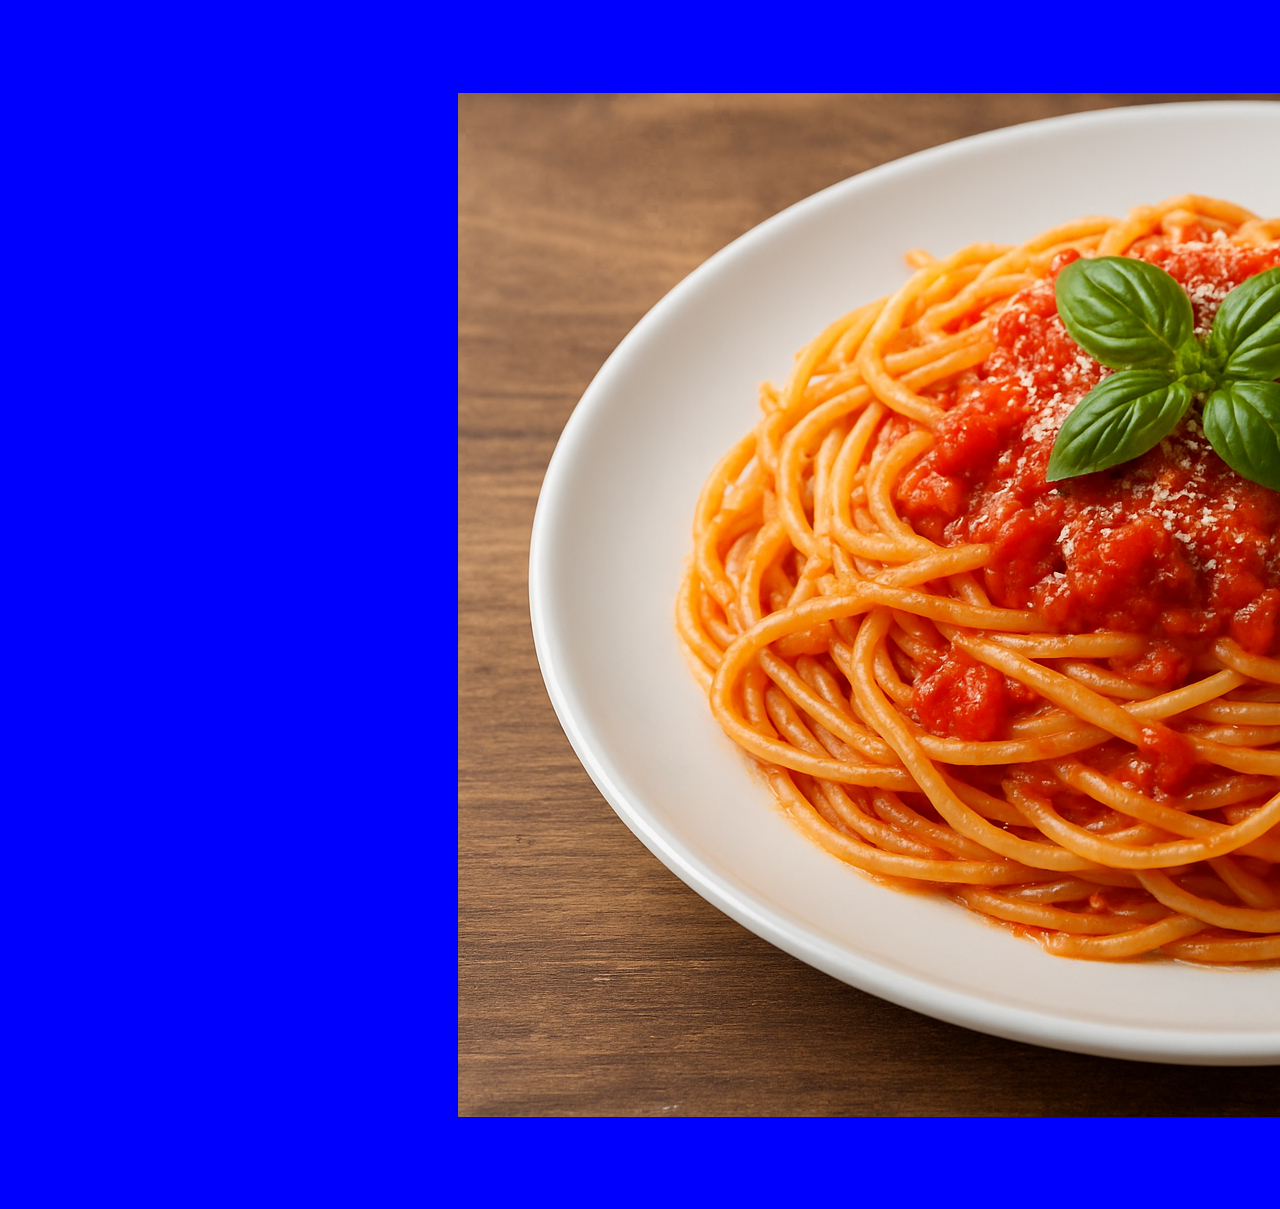
<file: hi.html>
<!DOCTYPE html>
<html lang="en">
<head>
    <meta charset="UTF-8">
    <meta name="viewport" content="width=device-width, initial-scale=1.0">
    <title>Document</title>
<link rel="stylesheet" href="g.css">
<body>
<img src="pasta.png" alt="pasta">
    <!-- <li><i class="fa-regular fa-house"></i>Home</li> -->
</body>
</html>
</file>
<file: g.css>
@media screen and(max-width:500px){
    
}
body{
    background-color: blue;
    color: white;
}
img{
    margin:85px 35px 80px 450px;
    filter:drop-shadow(10px 10px 450pxrgb(255,00))
}
</file>
